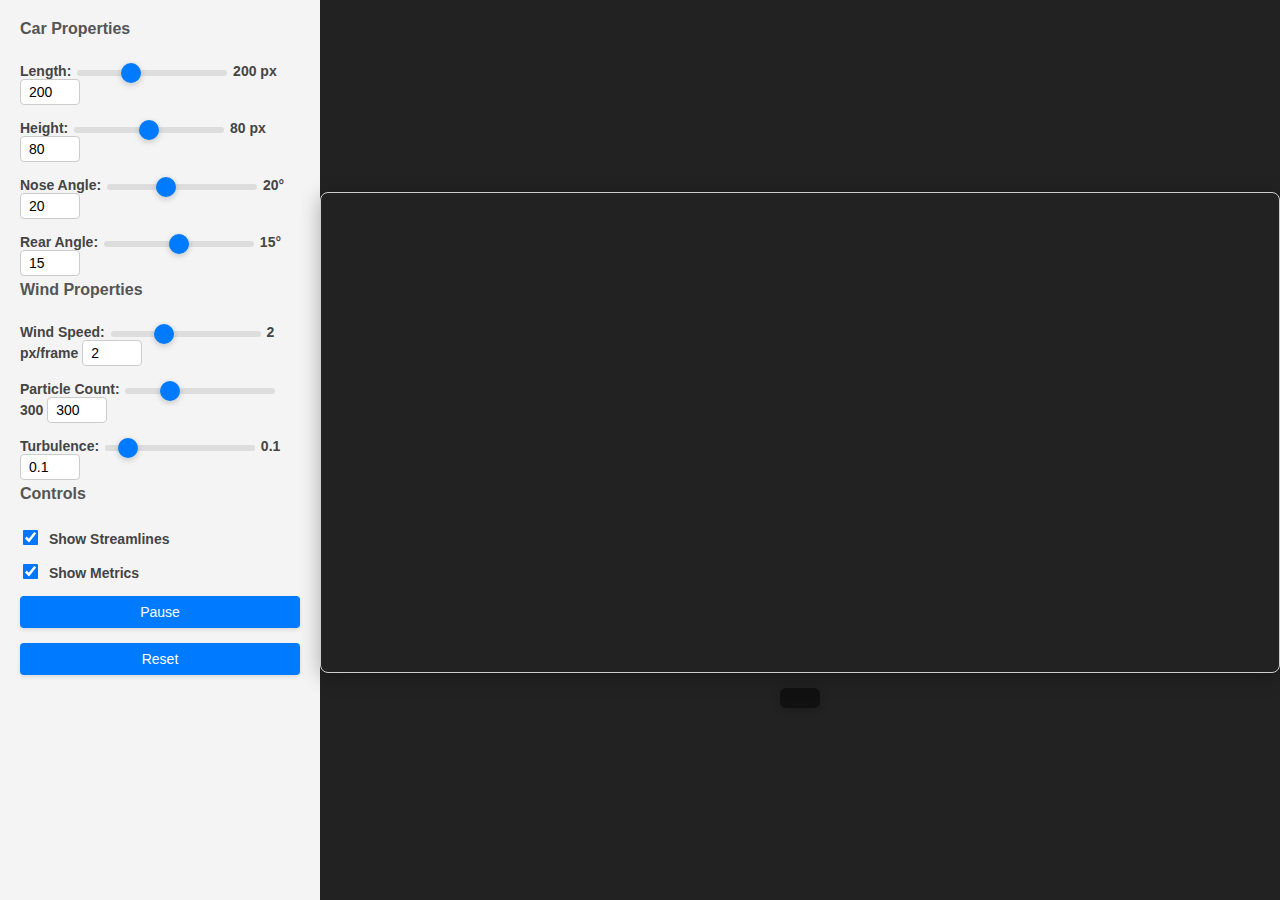
<file: repo/3d Sim/index.html>
<!DOCTYPE html>
<html lang="en">
<head>
    <meta charset="UTF-8">
    <meta name="viewport" content="width=device-width, initial-scale=1.0">
    <title>Wind Tunnel Simulator</title>
    <link rel="stylesheet" href="style.css">
</head>
<body>
    <div class="container">
        <aside class="sidebar">
            <h2>Car Properties</h2>
            <div class="controls">
                <label>
                    Length:
                    <input type="range" id="length" min="100" max="400" value="200" step="5">
                    <span id="length_val">200</span> px
                    <input type="number" id="length_num" min="100" max="400" value="200" step="5">
                </label>
                <label>
                    Height:
                    <input type="range" id="height" min="40" max="120" value="80" step="1">
                    <span id="height_val">80</span> px
                    <input type="number" id="height_num" min="40" max="120" value="80" step="1">
                </label>
                <label>
                    Nose Angle:
                    <input type="range" id="noseAngle" min="5" max="45" value="20" step="1">
                    <span id="noseAngle_val">20</span>&deg;
                    <input type="number" id="noseAngle_num" min="5" max="45" value="20" step="1">
                </label>
                <label>
                    Rear Angle:
                    <input type="range" id="rearAngle" min="0" max="30" value="15" step="1">
                    <span id="rearAngle_val">15</span>&deg;
                    <input type="number" id="rearAngle_num" min="0" max="30" value="15" step="1">
                </label>
            </div>

            <h2>Wind Properties</h2>
            <div class="controls">
                <label>
                    Wind Speed:
                    <input type="range" id="windSpeed" min="0.5" max="5" value="2" step="0.1">
                    <span id="windSpeed_val">2</span> px/frame
                    <input type="number" id="windSpeed_num" min="0.5" max="5" value="2" step="0.1">
                </label>
                <label>
                    Particle Count:
                    <input type="range" id="particleCount" min="50" max="1000" value="300" step="10">
                    <span id="particleCount_val">300</span>
                    <input type="number" id="particleCount_num" min="50" max="1000" value="300" step="10">
                </label>
                <label>
                    Turbulence:
                    <input type="range" id="turbulence" min="0" max="1" value="0.1" step="0.05">
                    <span id="turbulence_val">0.1</span>
                    <input type="number" id="turbulence_num" min="0" max="1" value="0.1" step="0.05">
                </label>
            </div>

            <h2>Controls</h2>
            <div class="controls">
                <label>
                    <input type="checkbox" id="showStreamlines" checked>
                    Show Streamlines
                </label>
                <label>
                    <input type="checkbox" id="showMetrics" checked>
                    Show Metrics
                </label>
                <button id="pauseBtn">Pause</button>
                <button id="resetBtn">Reset</button>
            </div>
        </aside>
        <main class="canvas-container">
            <canvas id="canvas" width="1200" height="600"></canvas>
            <div id="metrics"></div>
        </main>
    </div>
    <script src="app.js"></script>
</body>
</html>
</file>
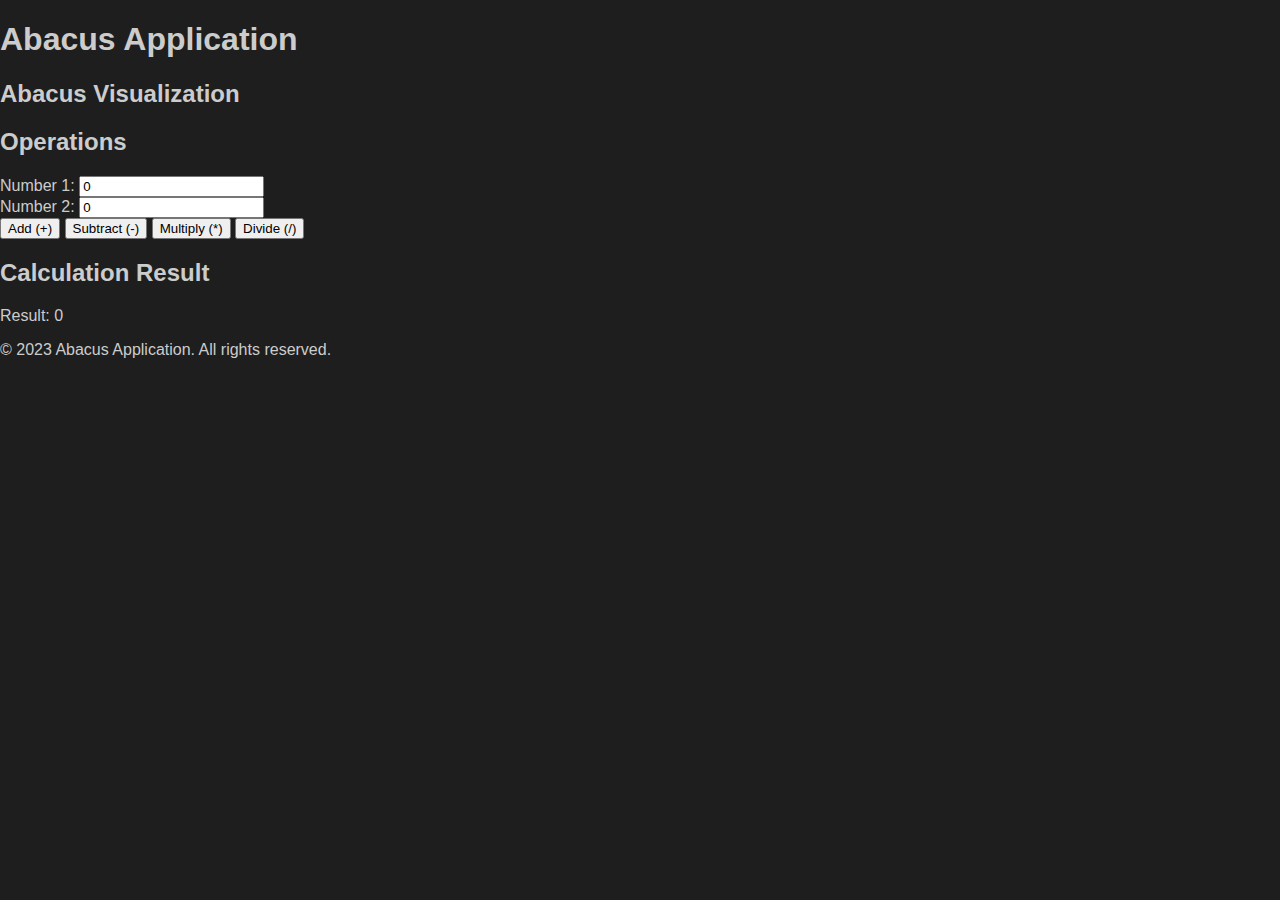
<file: web_abacus/templates/index.html>
<!DOCTYPE html>
<html lang="en">
<head>
    <meta charset="UTF-8">
    <meta name="viewport" content="width=device-width, initial-scale=1.0">
    <title>Abacus Application</title>
    <link rel="stylesheet" href="/static/style.css">
</head>
<body>
    <header>
        <h1>Abacus Application</h1>
    </header>

    <main>
        <section id="abacus-container">
            <h2>Abacus Visualization</h2>
            <div class="abacus"></div>
        </section>

        <section id="input-section">
            <h2>Operations</h2>
            <div class="input-group">
                <label for="number1">Number 1:</label>
                <input type="number" id="number1" name="number1" value="0" min="0">
            </div>
            <div class="input-group">
                <label for="number2">Number 2:</label>
                <input type="number" id="number2" name="number2" value="0" min="0">
            </div>
            
            <div class="operation-buttons">
                <button id="add-button">Add (+)</button>
                <button id="subtract-button">Subtract (-)</button>
                <button id="multiply-button">Multiply (*)</button>
                <button id="divide-button">Divide (/)</button>
            </div>
        </section>

        <section id="result-section">
            <h2>Calculation Result</h2>
            <p id="calculation-result">Result: 0</p>
        </section>
    </main>

    <footer>
        <p>&copy; 2023 Abacus Application. All rights reserved.</p>
    </footer>

    <script src="/static/script.js"></script>
</body>
</html>
</file>
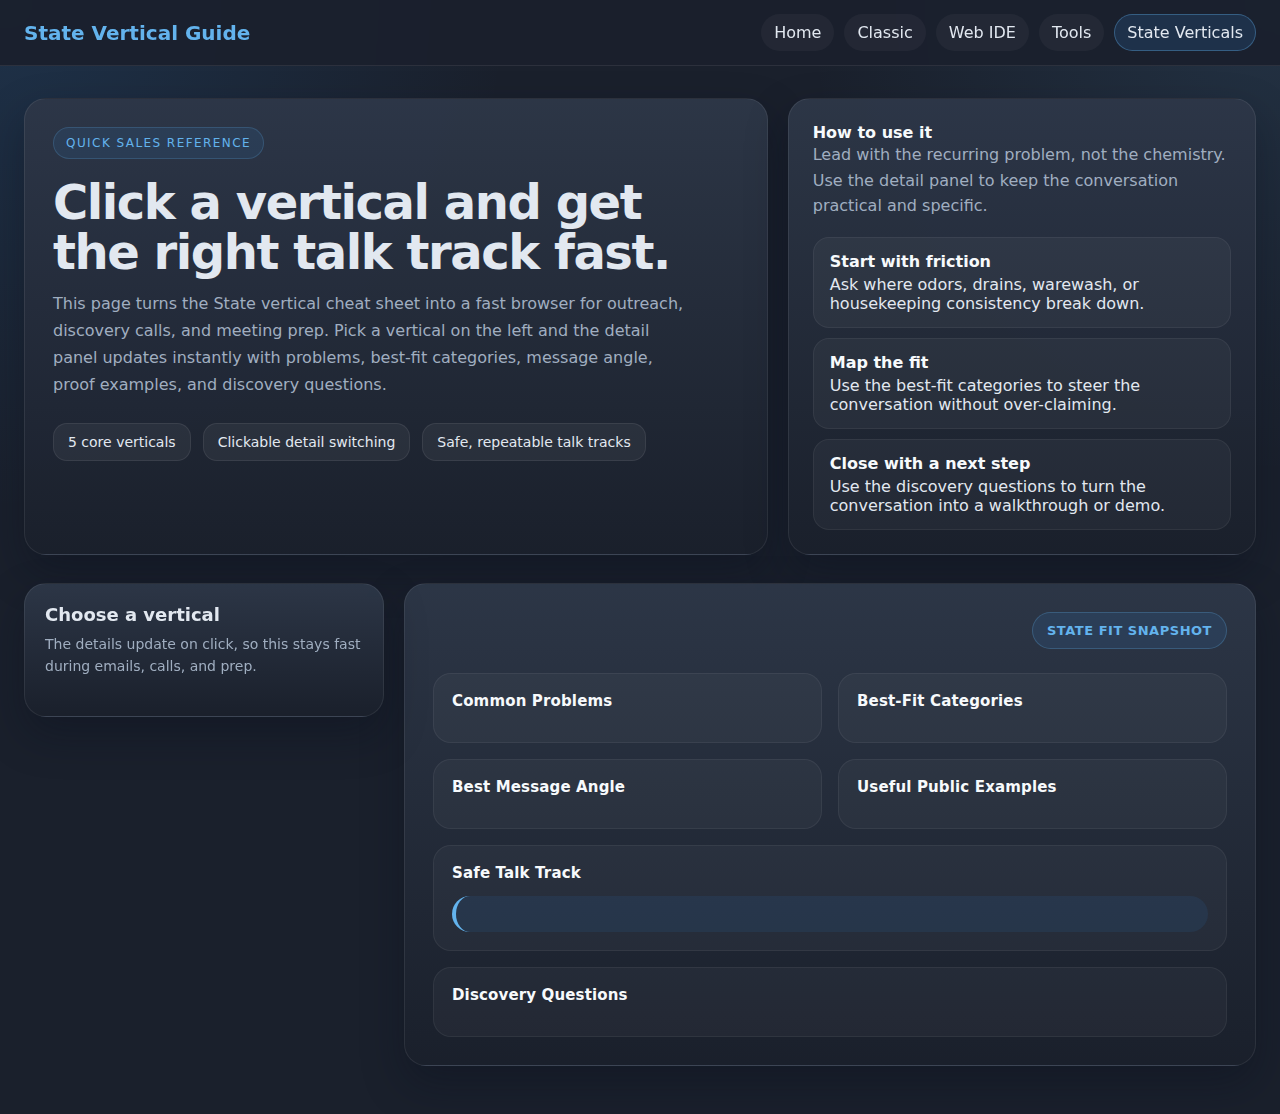
<file: templates/state_verticals.html>
<!DOCTYPE html>
<html lang="en">
<head>
    <meta charset="UTF-8">
    <meta name="viewport" content="width=device-width, initial-scale=1.0">
    <title>State Verticals - Slazy Agent</title>
    <style>
        :root {
            --primary-bg: #1a202c;
            --secondary-bg: #2d3748;
            --tertiary-bg: #4a5568;
            --text-color: #e2e8f0;
            --muted-text: #a0aec0;
            --accent-color: #3182ce;
            --accent-strong: #63b3ed;
            --success-soft: rgba(72, 187, 120, 0.16);
            --warning-soft: rgba(237, 137, 54, 0.14);
            --border-color: rgba(255, 255, 255, 0.08);
            --card-shadow: 0 18px 40px rgba(8, 15, 30, 0.35);
        }

        * {
            box-sizing: border-box;
        }

        body {
            margin: 0;
            font-family: "Noto Sans", "Segoe UI", system-ui, sans-serif;
            background:
                radial-gradient(circle at top left, rgba(49, 130, 206, 0.18), transparent 30%),
                radial-gradient(circle at top right, rgba(99, 179, 237, 0.12), transparent 28%),
                var(--primary-bg);
            color: var(--text-color);
            min-height: 100vh;
        }

        .header {
            position: sticky;
            top: 0;
            z-index: 10;
            display: flex;
            justify-content: space-between;
            align-items: center;
            gap: 16px;
            padding: 14px 24px;
            background: rgba(26, 32, 44, 0.92);
            backdrop-filter: blur(14px);
            border-bottom: 1px solid rgba(255, 255, 255, 0.08);
        }

        .header h1 {
            margin: 0;
            font-size: 20px;
            color: var(--accent-strong);
        }

        .nav-links {
            display: flex;
            flex-wrap: wrap;
            gap: 10px;
        }

        .nav-links a {
            color: var(--text-color);
            text-decoration: none;
            padding: 8px 12px;
            border-radius: 999px;
            background: rgba(255, 255, 255, 0.04);
            border: 1px solid transparent;
            transition: 0.2s ease;
        }

        .nav-links a:hover,
        .nav-links a.active {
            background: rgba(49, 130, 206, 0.18);
            border-color: rgba(99, 179, 237, 0.35);
        }

        .page-shell {
            max-width: 1320px;
            margin: 0 auto;
            padding: 32px 24px 48px;
        }

        .hero {
            display: grid;
            grid-template-columns: 1.35fr 0.85fr;
            gap: 20px;
            margin-bottom: 28px;
        }

        .hero-card,
        .summary-card,
        .selector-panel,
        .details-panel {
            background: linear-gradient(180deg, rgba(45, 55, 72, 0.96), rgba(26, 32, 44, 0.96));
            border: 1px solid var(--border-color);
            border-radius: 22px;
            box-shadow: var(--card-shadow);
        }

        .hero-card {
            padding: 28px;
        }

        .eyebrow {
            display: inline-flex;
            align-items: center;
            gap: 8px;
            font-size: 12px;
            text-transform: uppercase;
            letter-spacing: 0.12em;
            color: var(--accent-strong);
            background: rgba(49, 130, 206, 0.12);
            border: 1px solid rgba(99, 179, 237, 0.2);
            padding: 8px 12px;
            border-radius: 999px;
        }

        .hero h2 {
            margin: 18px 0 12px;
            font-size: clamp(30px, 4vw, 48px);
            line-height: 1.05;
            letter-spacing: -0.03em;
        }

        .hero p {
            margin: 0;
            color: var(--muted-text);
            font-size: 16px;
            line-height: 1.7;
            max-width: 62ch;
        }

        .hero-stats {
            display: flex;
            flex-wrap: wrap;
            gap: 12px;
            margin-top: 24px;
        }

        .stat-pill {
            padding: 10px 14px;
            border-radius: 14px;
            background: rgba(255, 255, 255, 0.05);
            border: 1px solid rgba(255, 255, 255, 0.08);
            color: var(--text-color);
            font-size: 14px;
        }

        .summary-card {
            padding: 24px;
            display: flex;
            flex-direction: column;
            justify-content: space-between;
            gap: 18px;
        }

        .summary-card h3 {
            margin: 0;
            font-size: 16px;
            color: #f7fafc;
        }

        .summary-card p {
            margin: 0;
            color: var(--muted-text);
            line-height: 1.6;
        }

        .summary-list {
            display: grid;
            gap: 10px;
        }

        .summary-item {
            padding: 14px 16px;
            border-radius: 16px;
            background: rgba(255, 255, 255, 0.04);
            border: 1px solid rgba(255, 255, 255, 0.06);
        }

        .summary-item strong {
            display: block;
            margin-bottom: 4px;
            color: #f7fafc;
        }

        .workspace {
            display: grid;
            grid-template-columns: minmax(280px, 360px) minmax(0, 1fr);
            gap: 20px;
            align-items: start;
        }

        .selector-panel {
            padding: 20px;
            position: sticky;
            top: 92px;
        }

        .section-title {
            margin: 0 0 8px;
            font-size: 18px;
        }

        .section-copy {
            margin: 0 0 18px;
            color: var(--muted-text);
            line-height: 1.6;
            font-size: 14px;
        }

        .vertical-list {
            display: grid;
            gap: 12px;
        }

        .vertical-button {
            width: 100%;
            text-align: left;
            background: rgba(255, 255, 255, 0.03);
            color: var(--text-color);
            border: 1px solid rgba(255, 255, 255, 0.06);
            border-radius: 18px;
            padding: 16px;
            cursor: pointer;
            transition: transform 0.16s ease, border-color 0.2s ease, background 0.2s ease, box-shadow 0.2s ease;
        }

        .vertical-button:hover {
            transform: translateY(-1px);
            border-color: rgba(99, 179, 237, 0.25);
            background: rgba(255, 255, 255, 0.06);
        }

        .vertical-button.active {
            background: linear-gradient(180deg, rgba(49, 130, 206, 0.24), rgba(49, 130, 206, 0.14));
            border-color: rgba(99, 179, 237, 0.5);
            box-shadow: 0 10px 26px rgba(49, 130, 206, 0.18);
        }

        .vertical-button .button-name {
            display: block;
            font-size: 16px;
            font-weight: 700;
            margin-bottom: 6px;
        }

        .vertical-button .button-tagline {
            display: block;
            color: var(--muted-text);
            line-height: 1.45;
            font-size: 13px;
        }

        .details-panel {
            padding: 28px;
        }

        .details-top {
            display: flex;
            justify-content: space-between;
            align-items: flex-start;
            gap: 16px;
            margin-bottom: 24px;
        }

        .details-title-wrap h2 {
            margin: 0 0 8px;
            font-size: clamp(28px, 3.2vw, 40px);
            line-height: 1.05;
        }

        .details-title-wrap p {
            margin: 0;
            color: var(--muted-text);
            line-height: 1.7;
            max-width: 60ch;
        }

        .badge {
            white-space: nowrap;
            padding: 10px 14px;
            border-radius: 999px;
            background: rgba(49, 130, 206, 0.14);
            border: 1px solid rgba(99, 179, 237, 0.25);
            color: var(--accent-strong);
            font-size: 13px;
            font-weight: 700;
            letter-spacing: 0.04em;
            text-transform: uppercase;
        }

        .details-grid {
            display: grid;
            grid-template-columns: repeat(2, minmax(0, 1fr));
            gap: 16px;
        }

        .detail-card {
            padding: 18px;
            border-radius: 18px;
            background: rgba(255, 255, 255, 0.035);
            border: 1px solid rgba(255, 255, 255, 0.06);
        }

        .detail-card.full {
            grid-column: 1 / -1;
        }

        .detail-card h3 {
            margin: 0 0 14px;
            font-size: 15px;
            color: #f7fafc;
            letter-spacing: 0.01em;
        }

        .tag-list,
        .question-list,
        .problem-list,
        .example-list {
            display: flex;
            flex-wrap: wrap;
            gap: 10px;
            margin: 0;
            padding: 0;
            list-style: none;
        }

        .tag-list li,
        .problem-list li,
        .example-list li,
        .question-list li {
            padding: 10px 12px;
            border-radius: 14px;
            font-size: 14px;
            line-height: 1.4;
        }

        .problem-list li {
            background: rgba(255, 255, 255, 0.045);
            border: 1px solid rgba(255, 255, 255, 0.06);
        }

        .tag-list li {
            background: rgba(49, 130, 206, 0.14);
            border: 1px solid rgba(99, 179, 237, 0.18);
            color: #d6ebff;
        }

        .example-list li {
            background: rgba(72, 187, 120, 0.12);
            border: 1px solid rgba(72, 187, 120, 0.16);
        }

        .question-list li {
            width: 100%;
            background: rgba(255, 255, 255, 0.045);
            border: 1px solid rgba(255, 255, 255, 0.06);
        }

        .message-angle {
            margin: 0;
            color: var(--text-color);
            line-height: 1.7;
        }

        .talk-track {
            margin: 0;
            padding: 18px 20px;
            border-radius: 18px;
            background: rgba(49, 130, 206, 0.11);
            border-left: 4px solid var(--accent-strong);
            color: #edf2f7;
            line-height: 1.75;
            font-size: 15px;
        }

        .caution-box {
            margin-top: 16px;
            padding: 16px 18px;
            border-radius: 18px;
            background: var(--warning-soft);
            border: 1px solid rgba(237, 137, 54, 0.25);
            color: #fbd38d;
            line-height: 1.65;
        }

        .caution-box strong {
            color: #f6ad55;
        }

        @media (max-width: 980px) {
            .hero,
            .workspace,
            .details-grid {
                grid-template-columns: 1fr;
            }

            .selector-panel {
                position: static;
            }
        }

        @media (max-width: 720px) {
            .header {
                padding: 14px 16px;
                align-items: flex-start;
                flex-direction: column;
            }

            .page-shell {
                padding: 20px 16px 40px;
            }

            .hero-card,
            .summary-card,
            .selector-panel,
            .details-panel {
                border-radius: 18px;
            }

            .details-top {
                flex-direction: column;
            }
        }
    </style>
</head>
<body>
    <div class="header">
        <h1>State Vertical Guide</h1>
        <div class="nav-links">
            <a href="/">Home</a>
            <a href="/classic">Classic</a>
            <a href="/web_ide">Web IDE</a>
            <a href="/tools">Tools</a>
            <a href="/state-verticals" class="active">State Verticals</a>
        </div>
    </div>

    <main class="page-shell">
        <section class="hero">
            <div class="hero-card">
                <div class="eyebrow">Quick sales reference</div>
                <h2>Click a vertical and get the right talk track fast.</h2>
                <p>
                    This page turns the State vertical cheat sheet into a fast browser for outreach, discovery calls,
                    and meeting prep. Pick a vertical on the left and the detail panel updates instantly with problems,
                    best-fit categories, message angle, proof examples, and discovery questions.
                </p>
                <div class="hero-stats">
                    <div class="stat-pill">5 core verticals</div>
                    <div class="stat-pill">Clickable detail switching</div>
                    <div class="stat-pill">Safe, repeatable talk tracks</div>
                </div>
            </div>
            <aside class="summary-card">
                <div>
                    <h3>How to use it</h3>
                    <p>Lead with the recurring problem, not the chemistry. Use the detail panel to keep the conversation practical and specific.</p>
                </div>
                <div class="summary-list">
                    <div class="summary-item">
                        <strong>Start with friction</strong>
                        Ask where odors, drains, warewash, or housekeeping consistency break down.
                    </div>
                    <div class="summary-item">
                        <strong>Map the fit</strong>
                        Use the best-fit categories to steer the conversation without over-claiming.
                    </div>
                    <div class="summary-item">
                        <strong>Close with a next step</strong>
                        Use the discovery questions to turn the conversation into a walkthrough or demo.
                    </div>
                </div>
            </aside>
        </section>

        <section class="workspace">
            <aside class="selector-panel">
                <h2 class="section-title">Choose a vertical</h2>
                <p class="section-copy">The details update on click, so this stays fast during emails, calls, and prep.</p>
                <div class="vertical-list" id="verticalList"></div>
            </aside>

            <section class="details-panel" aria-live="polite">
                <div class="details-top">
                    <div class="details-title-wrap">
                        <h2 id="verticalName"></h2>
                        <p id="verticalTagline"></p>
                    </div>
                    <div class="badge">State fit snapshot</div>
                </div>

                <div class="details-grid">
                    <article class="detail-card">
                        <h3>Common Problems</h3>
                        <ul class="problem-list" id="commonProblems"></ul>
                    </article>

                    <article class="detail-card">
                        <h3>Best-Fit Categories</h3>
                        <ul class="tag-list" id="bestFitCategories"></ul>
                    </article>

                    <article class="detail-card">
                        <h3>Best Message Angle</h3>
                        <p class="message-angle" id="messageAngle"></p>
                    </article>

                    <article class="detail-card">
                        <h3>Useful Public Examples</h3>
                        <ul class="example-list" id="usefulExamples"></ul>
                    </article>

                    <article class="detail-card full">
                        <h3>Safe Talk Track</h3>
                        <blockquote class="talk-track" id="talkTrack"></blockquote>
                        <div class="caution-box" id="cautionBox" hidden></div>
                    </article>

                    <article class="detail-card full">
                        <h3>Discovery Questions</h3>
                        <ul class="question-list" id="discoveryQuestions"></ul>
                    </article>
                </div>
            </section>
        </section>
    </main>

    <script>
        const verticals = {{ verticals|tojson }};
        const verticalList = document.getElementById('verticalList');
        const verticalName = document.getElementById('verticalName');
        const verticalTagline = document.getElementById('verticalTagline');
        const commonProblems = document.getElementById('commonProblems');
        const bestFitCategories = document.getElementById('bestFitCategories');
        const messageAngle = document.getElementById('messageAngle');
        const usefulExamples = document.getElementById('usefulExamples');
        const talkTrack = document.getElementById('talkTrack');
        const discoveryQuestions = document.getElementById('discoveryQuestions');
        const cautionBox = document.getElementById('cautionBox');

        function makeList(container, items) {
            container.innerHTML = '';
            (items || []).forEach(item => {
                const li = document.createElement('li');
                li.textContent = item;
                container.appendChild(li);
            });
        }

        function renderVerticalButtons() {
            verticalList.innerHTML = '';
            verticals.forEach((vertical, index) => {
                const button = document.createElement('button');
                button.type = 'button';
                button.className = 'vertical-button';
                button.dataset.key = vertical.key;
                button.innerHTML = `
                    <span class="button-name">${vertical.name}</span>
                    <span class="button-tagline">${vertical.tagline}</span>
                `;
                button.addEventListener('click', () => selectVertical(vertical.key));
                if (index === 0) {
                    button.classList.add('active');
                }
                verticalList.appendChild(button);
            });
        }

        function selectVertical(verticalKey) {
            const selected = verticals.find(vertical => vertical.key === verticalKey);
            if (!selected) {
                return;
            }

            document.querySelectorAll('.vertical-button').forEach(button => {
                button.classList.toggle('active', button.dataset.key === verticalKey);
            });

            verticalName.textContent = selected.name;
            verticalTagline.textContent = selected.tagline;
            messageAngle.textContent = selected.message_angle;
            talkTrack.textContent = selected.safe_talk_track;

            makeList(commonProblems, selected.common_problems);
            makeList(bestFitCategories, selected.best_fit_categories);
            makeList(discoveryQuestions, selected.discovery_questions);
            makeList(usefulExamples, selected.useful_examples && selected.useful_examples.length ? selected.useful_examples : ['No specific public examples listed.']);

            if (selected.caution) {
                cautionBox.hidden = false;
                cautionBox.innerHTML = `<strong>Important caution:</strong> ${selected.caution}`;
            } else {
                cautionBox.hidden = true;
                cautionBox.textContent = '';
            }
        }

        renderVerticalButtons();
        if (verticals.length > 0) {
            selectVertical(verticals[0].key);
        }
    </script>
</body>
</html>
</file>
<file: static/style.css>
:root {
    --primary-bg: #1e1e1e;
    --secondary-bg: #252526;
    --tertiary-bg: #333333;
    --text-color: #cccccc;
    --accent-color: #007acc;
}

body {
    font-family: -apple-system, BlinkMacSystemFont, 'Segoe UI', Roboto, sans-serif;
    margin: 0;
    background-color: var(--primary-bg);
    color: var(--text-color);
}

.ide-container {
    display: flex;
    height: 100vh;
}

.sidebar {
    width: 250px;
    background-color: var(--secondary-bg);
    padding: 10px;
    overflow-y: auto;
}

.main-content {
    flex-grow: 1;
    display: flex;
    flex-direction: column;
}

.editor-area {
    flex-grow: 1;
    background-color: var(--primary-bg);
    padding: 10px;
}

.console-area {
    height: 300px;
    background-color: var(--secondary-bg);
    padding: 10px;
    overflow-y: auto;
}

.messages {
    height: 100%;
    overflow-y: auto;
}

.message {
    margin-bottom: 10px;
    padding: 10px;
    border-radius: 5px;
}

.user-message {
    background-color: var(--tertiary-bg);
}

.assistant-message {
    background-color: var(--accent-color);
    color: white;
}

.file-tree ul {
    list-style-type: none;
    padding-left: 15px;
}

.file-tree li {
    cursor: pointer;
    padding: 2px 0;
}

.file-tree .directory {
    font-weight: bold;
}

.file-tree .file:hover {
    text-decoration: underline;
}
</file>
<file: repo/3d Sim/style.css>
/* Reset and base styles */
* {
  box-sizing: border-box;
}

body {
  margin: 0;
  padding: 0;
  font-family: Arial, sans-serif;
  font-size: 14px;
  background-color: #000;
  color: #333;
  overflow: hidden;
}

.container {
  display: flex;
  height: 100vh;
  width: 100vw;
}

/* Sidebar styles */
.sidebar {
  width: 25%;
  background-color: #f4f4f4;
  padding: 20px;
  overflow-y: auto;
  box-shadow: 2px 0 10px rgba(0, 0, 0, 0.1);
}

.sidebar h2 {
  margin: 0 0 15px 0;
  font-size: 16px;
  color: #555;
}

.sidebar h3 {
  margin: 20px 0 10px 0;
  font-size: 14px;
  color: #666;
}

/* Controls styling */
.controls {
  display: flex;
  flex-direction: column;
}

.controls label {
  display: block;
  margin: 10px 0 5px 0;
  font-weight: bold;
  color: #444;
}

.controls input[type="range"] {
  width: 150px;
  height: 6px;
  border-radius: 3px;
  background: #ddd;
  outline: none;
  -webkit-appearance: none;
}

.controls input[type="range"]::-webkit-slider-thumb {
  -webkit-appearance: none;
  appearance: none;
  width: 20px;
  height: 20px;
  border-radius: 50%;
  background: #007bff;
  cursor: pointer;
  box-shadow: 0 2px 6px rgba(0, 0, 0, 0.2);
}

.controls input[type="range"]::-moz-range-thumb {
  width: 20px;
  height: 20px;
  border-radius: 50%;
  background: #007bff;
  cursor: pointer;
  border: none;
  box-shadow: 0 2px 6px rgba(0, 0, 0, 0.2);
}

.controls input[type="number"] {
  width: 60px;
  padding: 4px 8px;
  border: 1px solid #ccc;
  border-radius: 4px;
  font-size: 14px;
}

.controls button,
.controls input[type="checkbox"] + label {
  margin: 10px 0 5px 0;
  padding: 8px 12px;
  background: #007bff;
  color: white;
  border: none;
  border-radius: 4px;
  cursor: pointer;
  font-size: 14px;
  box-shadow: 0 2px 4px rgba(0, 0, 0, 0.1);
}

.controls button:hover {
  background: #0056b3;
}

.controls input[type="checkbox"] {
  margin-right: 8px;
  transform: scale(1.2);
}

/* Canvas container */
.canvas-container {
  flex: 1;
  display: flex;
  flex-direction: column;
  justify-content: center;
  align-items: center;
  background-color: #222;
  position: relative;
}

#canvas {
  border: 1px solid #ccc;
  border-radius: 8px;
  max-width: 100%;
  max-height: 100%;
  box-shadow: 0 4px 20px rgba(0, 0, 0, 0.3);
}

#metrics {
  margin-top: 15px;
  text-align: center;
  color: #fff;
  font-size: 18px;
  font-weight: bold;
  background: rgba(0, 0, 0, 0.5);
  padding: 10px 20px;
  border-radius: 6px;
  box-shadow: 0 2px 10px rgba(0, 0, 0, 0.2);
}

/* Mobile responsive */
@media (max-width: 768px) {
  .container {
    flex-direction: column;
  }

  .sidebar {
    width: 100%;
    order: 2;
    height: 50vh;
    overflow-y: auto;
    box-shadow: 0 -2px 10px rgba(0, 0, 0, 0.1);
  }

  .canvas-container {
    order: 1;
    height: 50vh;
  }

  .controls input[type="range"] {
    width: 120px;
  }

  .controls input[type="number"] {
    width: 50px;
  }

  #metrics {
    font-size: 16px;
    padding: 8px 16px;
  }
}

/* Additional responsiveness for smaller screens */
@media (max-width: 480px) {
  .sidebar {
    padding: 15px;
  }

  .controls label {
    font-size: 13px;
  }
}
</file>
